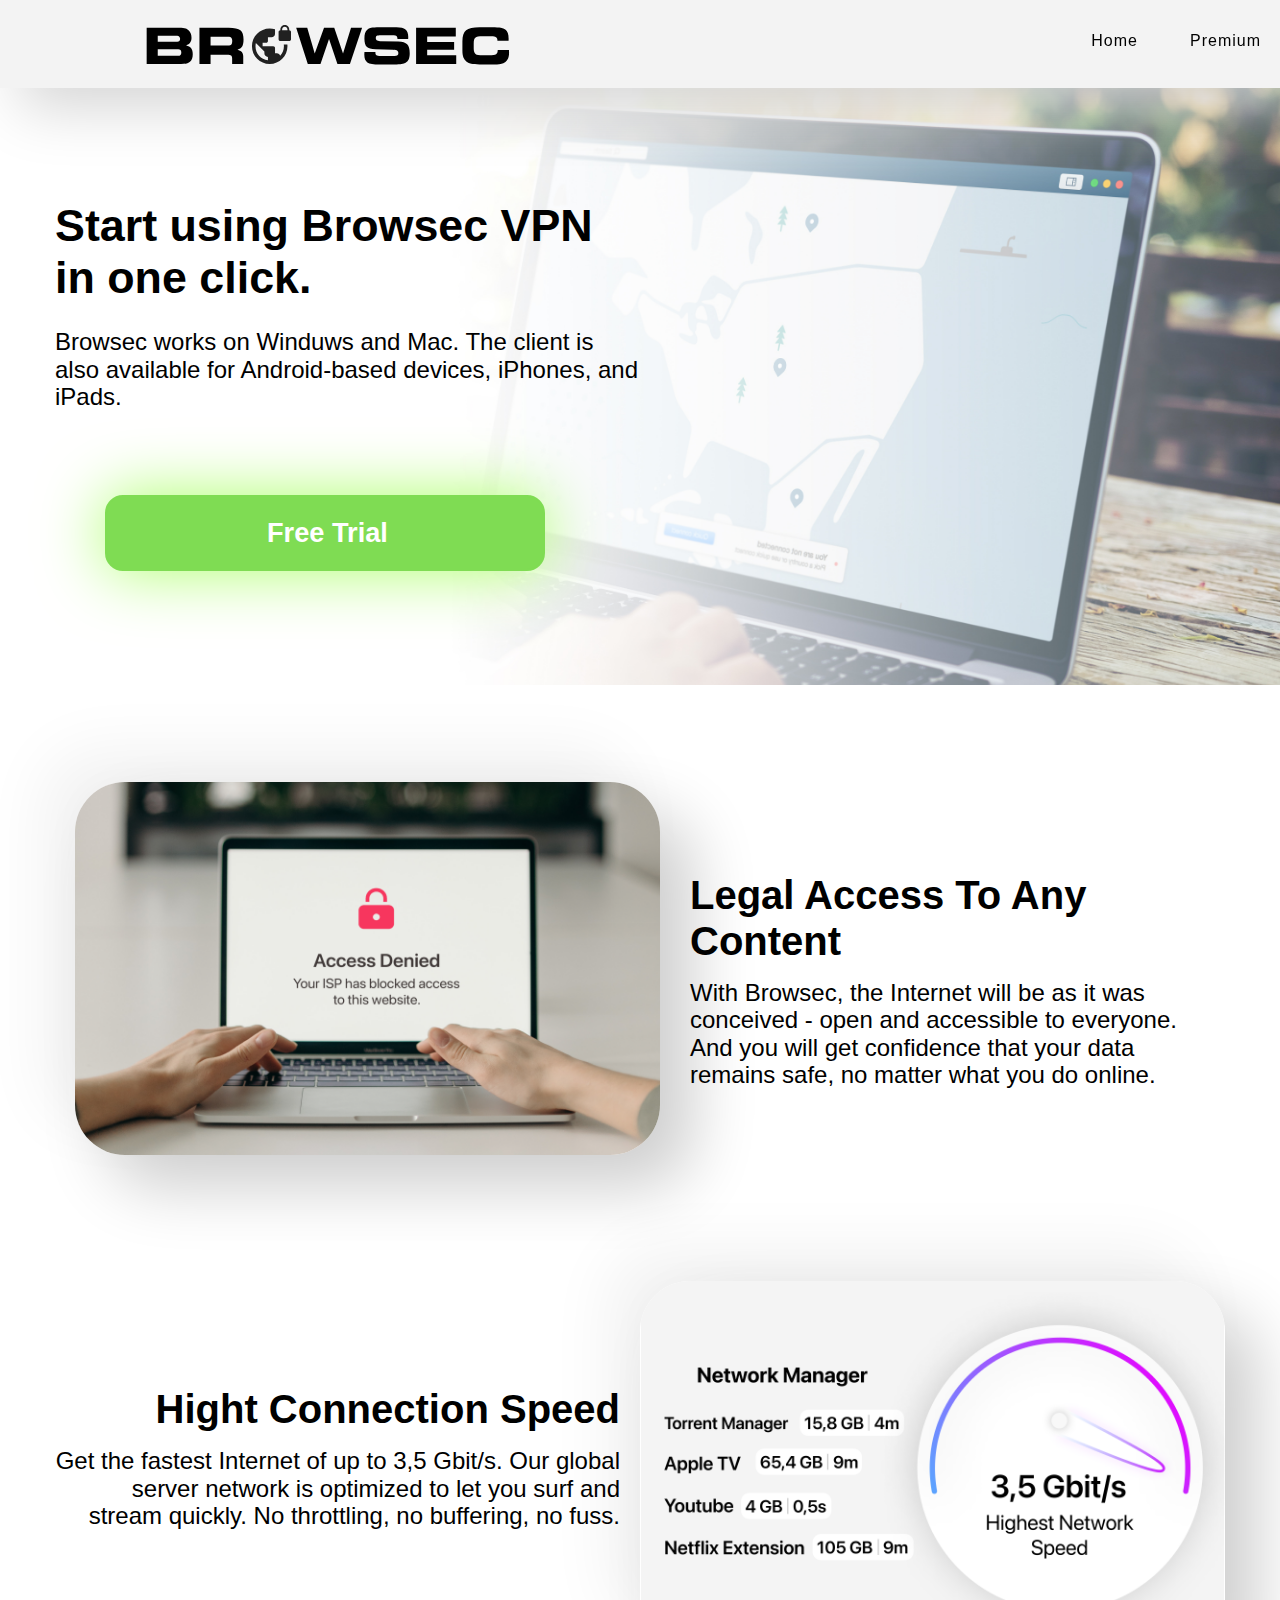
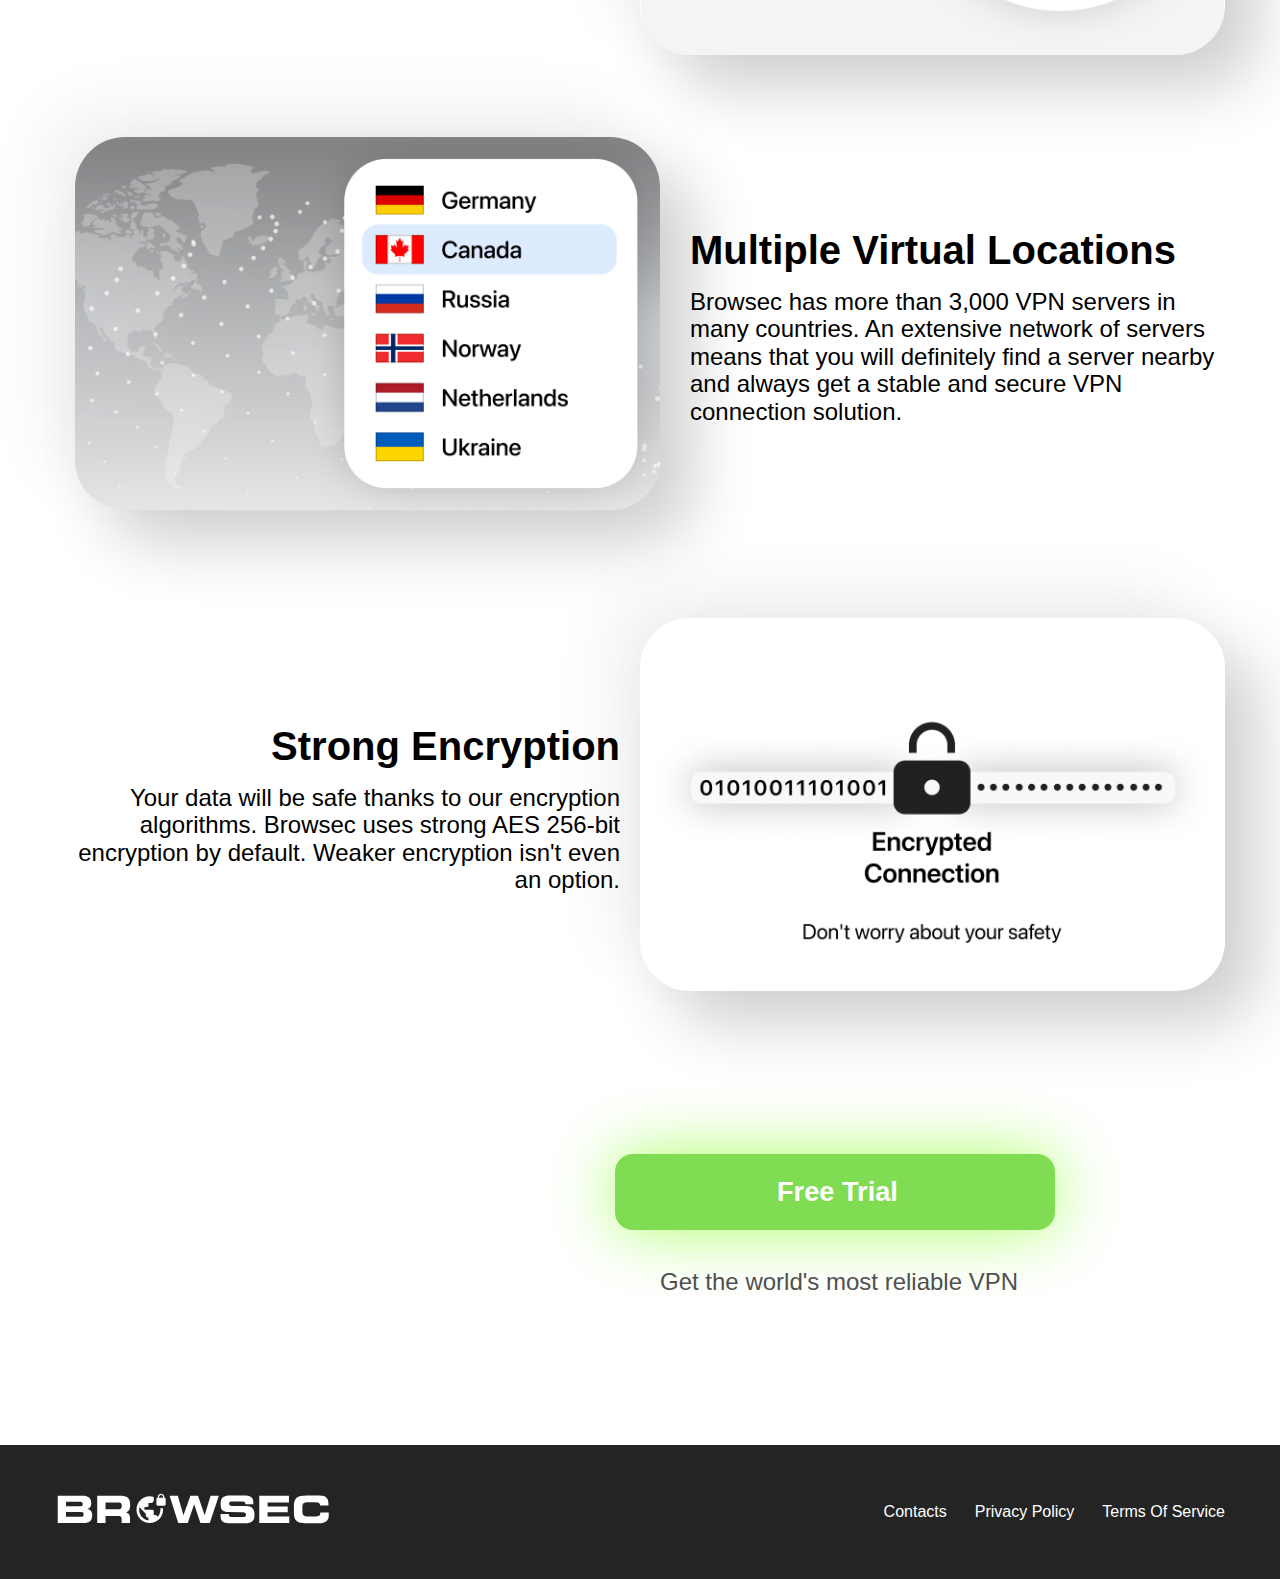
<file: index.html>
<!DOCTYPE html>
<html lang="en">
<head>
  <meta charset="UTF-8">
  <meta http-equiv="X-UA-Compatible" content="IE=edge">
  <meta name="viewport" content="width=device-width, initial-scale=1.0">
  <link rel="preconnect" href="https://fonts.googleapis.com">
  <link rel="preconnect" href="https://fonts.gstatic.com" crossorigin>
  <link href="https://fonts.googleapis.com/css2?family=Open+Sans:ital,wght@0,300;0,500;0,700;0,800;1,400;1,500;1,600;1,800&family=Oswald:wght@400;500;600&display=swap" rel="stylesheet"> 
  <link rel="stylesheet" href="css/style.css">
  <link rel="stylesheet" href="css/normalize.css">
  <title>Browsec</title>
</head>
<body>
  <header class="header">
    <div class="container flex header-container">
      <a href="#" class="header-logo">
        <img src="img/Browsec.svg" class="header-logo" alt="logo">
      </a>
      <nav class="header-nav">
        <ul class="header-list list-reset flex">
          <li class="header-list-item"><a href="index.html" class="header-link">Home</a></li>
          <li class="header-list-item"><a href="plans.html" class="header-link">Premium</a></li>
        </ul>
      </nav>
    </div>
  </header>
  <main class="main">
    <section id="hero" class="hero">
      <div class="container">
        <div class="hero-content flex">
          <h1 class="hero-title">
            Start using Browsec VPN in one click.
          </h1>
          <p class="hero-descr">
            Browsec works on Winduws and Mac. The client is also available for Android-based devices, iPhones, and iPads.
          </p>
          <a href="https://browsec.com/en/orders/new?plan_id=annual"><button class="btn-reset btn hero-btn">
            <h1 class="btn-h1">Free&nbsp;Trial</h1>
            </button></a>
        </div>
      </div>
    </section>
    <section id="access" class="access section-offset">
      <div class="container">
        <img src="img/AccessDeniedWebsite.png" alt="Servers" class="section-logo-right">
        <h2 class="section-title access-title">Legal Access To Any Content</h2>
        <p class="section-descr access-descr">With Browsec, the Internet will be as it was conceived - open and accessible to everyone. And you will get confidence that your data remains safe, no matter what you do online.</p>
      </div>
    </section>
    <section id="speed" class="speed section-offset">
      <div class="container">
        <img src="img/NetworkManagment.png" alt="Servers" class="section-logo-left">
        <h2 class="section-title speed-title">Hight Connection Speed</h2>
        <p class="section-descr speed-descr">Get the fastest Internet of up to 3,5 Gbit/s. Our global server network is optimized to let you surf and stream quickly. No throttling, no buffering, no fuss.
        </p>
      </div>
    </section>
    <section id="locations" class="locations section-offset">
      <div class="container">
        <img src="img/WWServers.png" alt="Servers" class="section-logo-right">
        <div class="container-text">
          <h2 class="section-title locations-title">Multiple Virtual Locations</h2>
          <p class="section-descr locations-descr">Browsec has more than 3,000 VPN servers in many countries. An extensive network of servers means that you will definitely find a server nearby and always get a stable and secure VPN connection solution.</p>
        </div>
      </div>
    </section>
    <section id="encryption" class="encryption section-offset">
      <div class="container">
        <img src="img/EncryptedConnection.png" alt="Servers" class="section-logo-left">
        <h2 class="section-title encryption-title">Strong Encryption</h2>
        <p class="section-descr encryption-descr">Your data will be safe thanks to our encryption algorithms. Browsec uses strong AES 256-bit encryption by default. Weaker encryption isn't even an option.</p>
      </div>
    </section>
    <section id="trial"" class="trial-bottom">
      <div class="container">
        <a href="https://browsec.com/en/orders/new?plan_id=annual"><button class="btn-reset btn hero-btn">
          <h1 class="btn-h1">Free&nbsp;Trial</h1>
                            </button></a>
        <p class="trial-bottom-p">
          Get the world's most reliable VPN
        </p>
      </div>
    </section>
  </main>
  <footer class="footer">
    <div class="container flex footer-container">
      <div class="footer-left flex">
        <a href="#" class="footer-logo">
          <img src="img/Browsec-Dark.svg" alt="Logo">
        </a>
      </div>
      <div class="footer-right flex">
        <nav class="footer-nav">
          <ul class="list-reset footer-list flex">
            <li class="footer-item">
              <a href="#" target="_blank" class="footer-link">Contacts</a>
            </li>
            <li class="footer-item">
              <a href="#" target="_blank" class="footer-link">Privacy Policy</a>
            </li>
            <li class="footer-item">
              <a href="#" target="_blank" class="footer-link">Terms Of Service</a>
            </li>
          </ul>
        </nav>
      </div>
    </div>
  </footer>
</body>
</html>
</file>
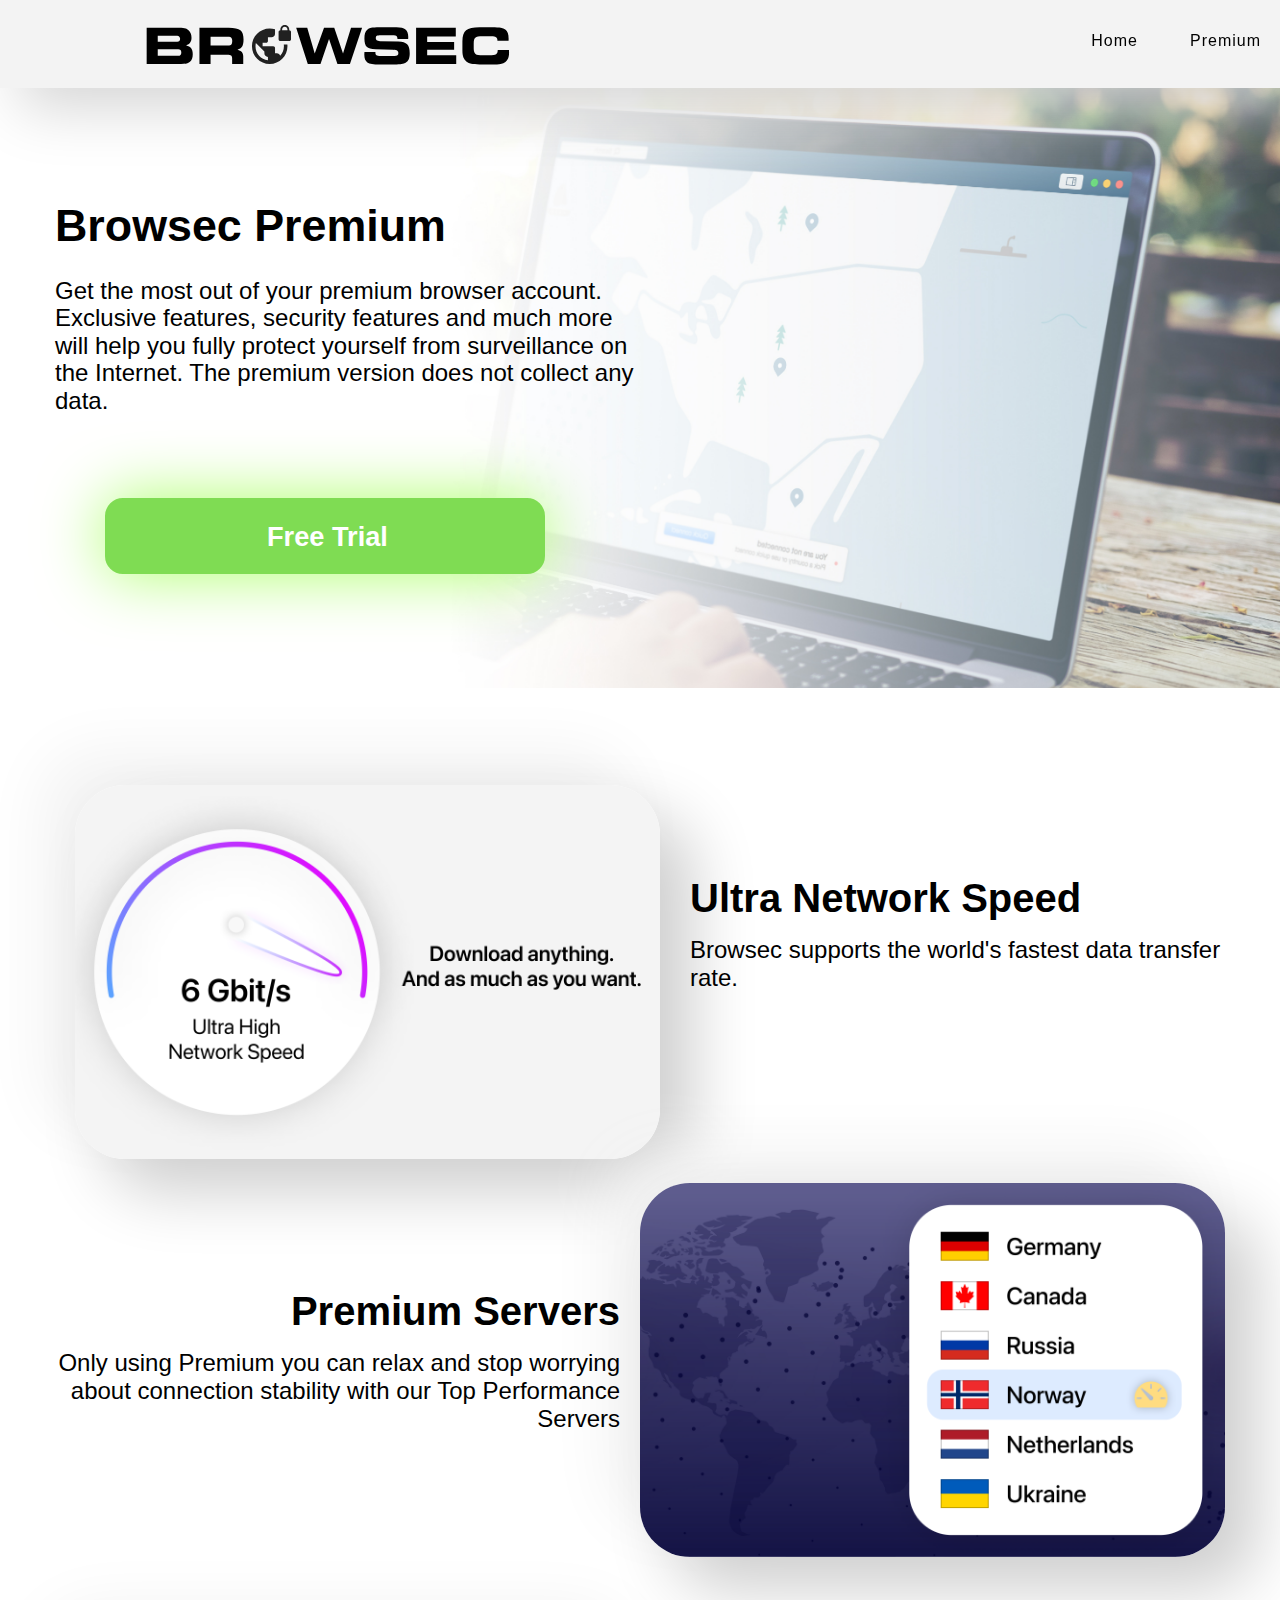
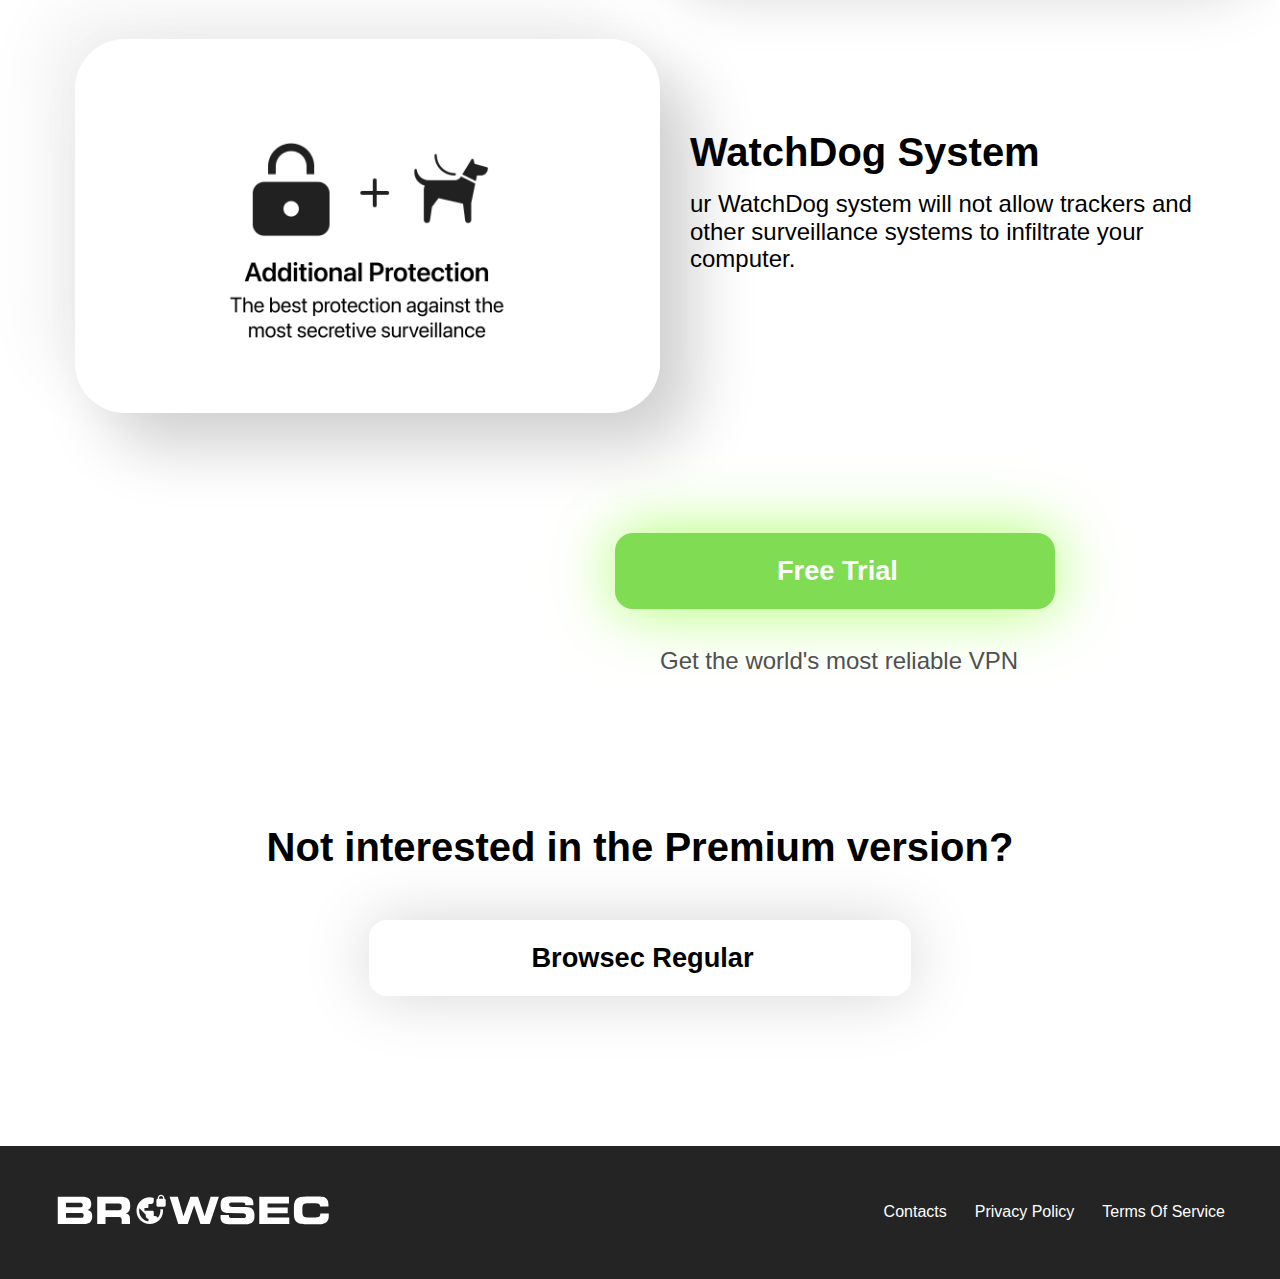
<file: plans.html>
<!DOCTYPE html>
<html lang="en">
<head>
  <meta charset="UTF-8">
  <meta http-equiv="X-UA-Compatible" content="IE=edge">
  <meta name="viewport" content="width=device-width, initial-scale=1.0">
  <link rel="preconnect" href="https://fonts.googleapis.com">
  <link rel="preconnect" href="https://fonts.gstatic.com" crossorigin>
  <link href="https://fonts.googleapis.com/css2?family=Open+Sans:ital,wght@0,300;0,500;0,700;0,800;1,400;1,500;1,600;1,800&family=Oswald:wght@400;500;600&display=swap" rel="stylesheet"> 
  <link rel="stylesheet" href="css/style.css">
  <link rel="stylesheet" href="css/normalize.css">
  <title>Browsec</title>
</head>
<body>
  <header class="header">
    <div class="container flex header-container">
      <a href="#" class="header-logo">
        <img src="img/Browsec.svg" class="header-logo" alt="logo">
      </a>
      <nav class="header-nav">
        <ul class="header-list list-reset flex">
          <li class="header-list-item"><a href="index.html" class="header-link">Home</a></li>
          <li class="header-list-item"><a href="plans.html" class="header-link">Premium</a></li>
        </ul>
      </nav>
    </div>
  </header>
  <main class="main">
    <section id="hero" class="hero">
      <div class="container">
        <div class="hero-content flex">
          <h1 class="hero-title">
            Browsec Premium
          </h1>
          <p class="hero-descr">
            Get the most out of your premium browser account. Exclusive features, security features and much more will help you fully protect yourself from surveillance on the Internet. The premium version does not collect any data.
          </p>
          <button class="btn-reset btn hero-btn">
            <h1 class="btn-h1">Free&nbsp;Trial</h1>
          </button>
        </div>
      </div>
    </section>
    <section id="access" class="access section-offset">
      <div class="container">
        <img src="img/UltraSpeed.png" alt="Servers" class="section-logo-right">
        <h2 class="section-title access-title">Ultra Network Speed</h2>
        <p class="section-descr access-descr">Browsec supports the world's fastest data transfer rate.</p>
      </div>
    </section>
    <section id="speed" class="speed section-offset">
      <div class="container">
        <img src="img/PremiumServers.png" alt="Servers" class="section-logo-left">
        <h2 class="section-title speed-title">Premium Servers</h2>
        <p class="section-descr speed-descr">Only using Premium you can relax and stop worrying about connection stability with our Top Performance Servers
        </p>
      </div>
    </section>
    <section id="access" class="access section-offset">
      <div class="container">
        <img src="img/WatchDogSystem.png" alt="Servers" class="section-logo-right">
        <h2 class="section-title access-title">WatchDog System</h2>
        <p class="section-descr access-descr">ur WatchDog system will not allow trackers and other surveillance systems to infiltrate your computer.</p>
      </div>
    </section>
    <section id="trial"" class="trial-bottom">
      <div class="container">
        <button class="btn-reset btn hero-btn">
          <h1 class="btn-h1">Free&nbsp;Trial</h1>
        </button>
        <p class="trial-bottom-p">
          Get the world's most reliable VPN
        </p>
      </div>
    </section>
    <section class="free-trial-ad">
      <div class="container"></div>
      <h2 class="free-trial-ad-descr section-descr">Not interested in the Premium version?</h2>
      <button class="free-trial-ad-btn regular-solution-button btn-reset btn hero-btn" href="prices.html">
        <h1 class="btn-h1 btn-h1-regular-solution">Browsec&nbsp;Regular</h1>
      </button>
    </section>
  </main>
  <footer class="footer">
    <div class="container flex footer-container">
      <div class="footer-left flex">
        <a href="#" class="footer-logo">
          <img src="img/Browsec-Dark.svg" alt="Logo">
        </a>
      </div>
      <div class="footer-right flex">
        <nav class="footer-nav">
          <ul class="list-reset footer-list flex">
            <li class="footer-item">
              <a href="#" target="_blank" class="footer-link">Contacts</a>
            </li>
            <li class="footer-item">
              <a href="#" target="_blank" class="footer-link">Privacy Policy</a>
            </li>
            <li class="footer-item">
              <a href="#" target="_blank" class="footer-link">Terms Of Service</a>
            </li>
          </ul>
        </nav>
      </div>
    </div>
  </footer>
</body>
</html>
</file>
<file: css/style.css>
html {
  box-sizing: border-box;
}

*,
*::before,
*::after {
  box-sizing: inherit;
}

a {
  color: inherit;
  text-decoration: none;
}

img {
  max-width: 100%;
}

body {
  min-width: 1200px;
  font-family: -apple-system, BlinkMacSystemFont, sans-serif;
  background-color: white;
}

.list-reset {
  margin: 0;
  padding: 0;
  list-style: none;
}

.btn-reset {
  padding: 0px, 0;
  border-style: solid;
  border-color: #7FDC53;
  background-color: #7FDC53;   /*устанавливает прозрачный фон*/
  cursor: pointer; /*чтоб было видно курсор, что можно кликать*/
  text-align: center;
}

.btn {
  margin-top: 50px;
  padding-top: 2px;
  padding-left: 200px;
  padding-right: 155px;
  padding-bottom: 2px;
  margin-left: 50px;
  margin-right: 100px;
  border-radius: 18px;
  box-shadow: 0 0 65px #acff69;
}

.btn-h1 {
  font-size: 1.7em;
  text-decoration: bold;
  margin-left: -40px;
  color: white;
}

.flex {
  display: flex;
}

.container {
  width: 1200px;
  padding: 0 15px;
  margin: 0 auto;
}

.section-title {
  margin: 0;
  margin-bottom: 40px;
}

.section-descr {
  margin: 0;
  margin-bottom: 50px;
}

.section-offset {
  padding-top: 87px;
  padding-bottom: 160px;
}

.header {
  /* align-items: center; */
  box-shadow:  20px 20px 60px #d5d5d5;
  text-align: justify;
    letter-spacing: 1px;
    height: 5.5em;
    padding: 2em 10%;
    padding-bottom: 2em;
    background: #f3f3f3;
    color: rgb(0, 0, 0);
  position: fixed;
  width: 100%;
}

.header-logo {
  margin-right: auto;
  margin-top: -0.5em;
}

.header-nav {
  margin-right: 52px;
  margin-top: 0em;
}

.header-list-item:not(:last-child) {
  margin-right: 52px;
}

.hero {
  padding: 100px 0;
  background-image: url(../img/hero-bg.jpg);
  background-repeat: no-repeat;
  background-size: cover;
  margin-bottom: 100px;
}

.hero-content {
  max-width: 50%;
  flex-direction: column;
  align-items: flex-start;
}

.hero-title {
  margin: 0;
  margin-top: 100px;
  margin-bottom: 25px;
}

.hero-descr {
  margin: 0;
  margin-bottom: 34px;
}

.hero-btn {
  margin-bottom: 14px;
}

.section-logo-right {
  width: 50%;
  height: 25%;
  border-radius: 50px;
  float: left;
  margin-top: -90px;
  margin-left: 20px;
  margin-right: 30px;
  margin-bottom: 10px;
  box-shadow:  32px 32px 65px #cecece,
             -32px -32px 65px #f2f2f2;
}

.section-logo-left {
  width: 50%;
  height: 25%;
  border-radius: 50px;
  float: right;
  margin-top: -105px;
  margin-left: 20px;
  margin-right: 0px;
  margin-bottom: 10px;
  box-shadow:  32px 32px 65px #cecece,
             -32px -32px 65px #f2f2f2;
}

.access-title {
  margin-bottom: 15px;
}

.speed-title {
  text-align: right;
  margin-bottom: 15px;
}

.speed-descr {
  text-align: right;
}

.locations-title {
  margin-bottom: 15px;
}

.encryption-title {
  text-align: right;
  margin-bottom: 15px;
}

.encryption-descr {
  text-align: right;
}

.trial-bottom {
  margin-left: 550px;
  margin-bottom: 150px;
}

.trial-bottom-p {
  margin-left: 95px;
  color:rgb(80, 80, 80)
}

.plans-title {
  margin-top: -90px;
  text-align: center;
}

.plans-descr {
  margin-top: -20px;
  text-align: center;
}

.plans-item {
  flex-direction: column; /*меняем главную ось*/
   align-items: center;    /*отцентруем*/
   padding: 30px;
   width: 270px;
   margin-top: 50px;
}

.plans-item:not(:nth-child(4n)) {
  background-color: #F4F4F4;
  border-radius: 50px;
  margin: 0 auto;
}

.plans-item-period {
  font-size: 2em;
}

.plans-item-price {
  margin-top: -10px;
}

.plans-item-oldprice {
  font-size: 1.1em;
  margin-top: -20px;
  text-decoration: line-through;
  color: #5F5F5F;
}

.plans-selection {
  margin-top: 35px;
  padding: 0px, 0;
  border-style: solid;
  border-color: #7FDC53;
  border-radius: 20px;
  background-color: #7FDC53;   /*устанавливает прозрачный фон*/
  box-shadow: 0 0 10px #acff69;
  cursor: pointer; /*чтоб было видно курсор, что можно кликать*/
  color: white;
  text-align: center;
  padding-left: 40px;
  padding-right: 40px;
  padding-top: 11px;
  padding-bottom: 11px;
  font-size: 1.5em;
}

.free-trial-ad-descr {
  text-align: center;
  margin: 0 auto;
  margin-top: 100px;
}

.free-trial-ad-btn {
  margin: 0 auto;
  margin-top: 50px;
  display: block;
}

.regular-solution-button {
  border-color: #ffffff;
  background-color: #ffffff;
  box-shadow: 0 0 65px #d5d5d5;
  margin-bottom: 150px;
}

.btn-h1-regular-solution {
  color: black;
}

.footer {
  padding: 42px 0;
  background-color: #242424;
}

.footer-container {
  align-items: center;
  justify-content: space-between;
  color: white;
}

.footer-logo {
  margin-right: 25px;
  max-width: 70%;
}

.footer-item:not(:last-child) {
  margin-right: 28px;
}
</file>
